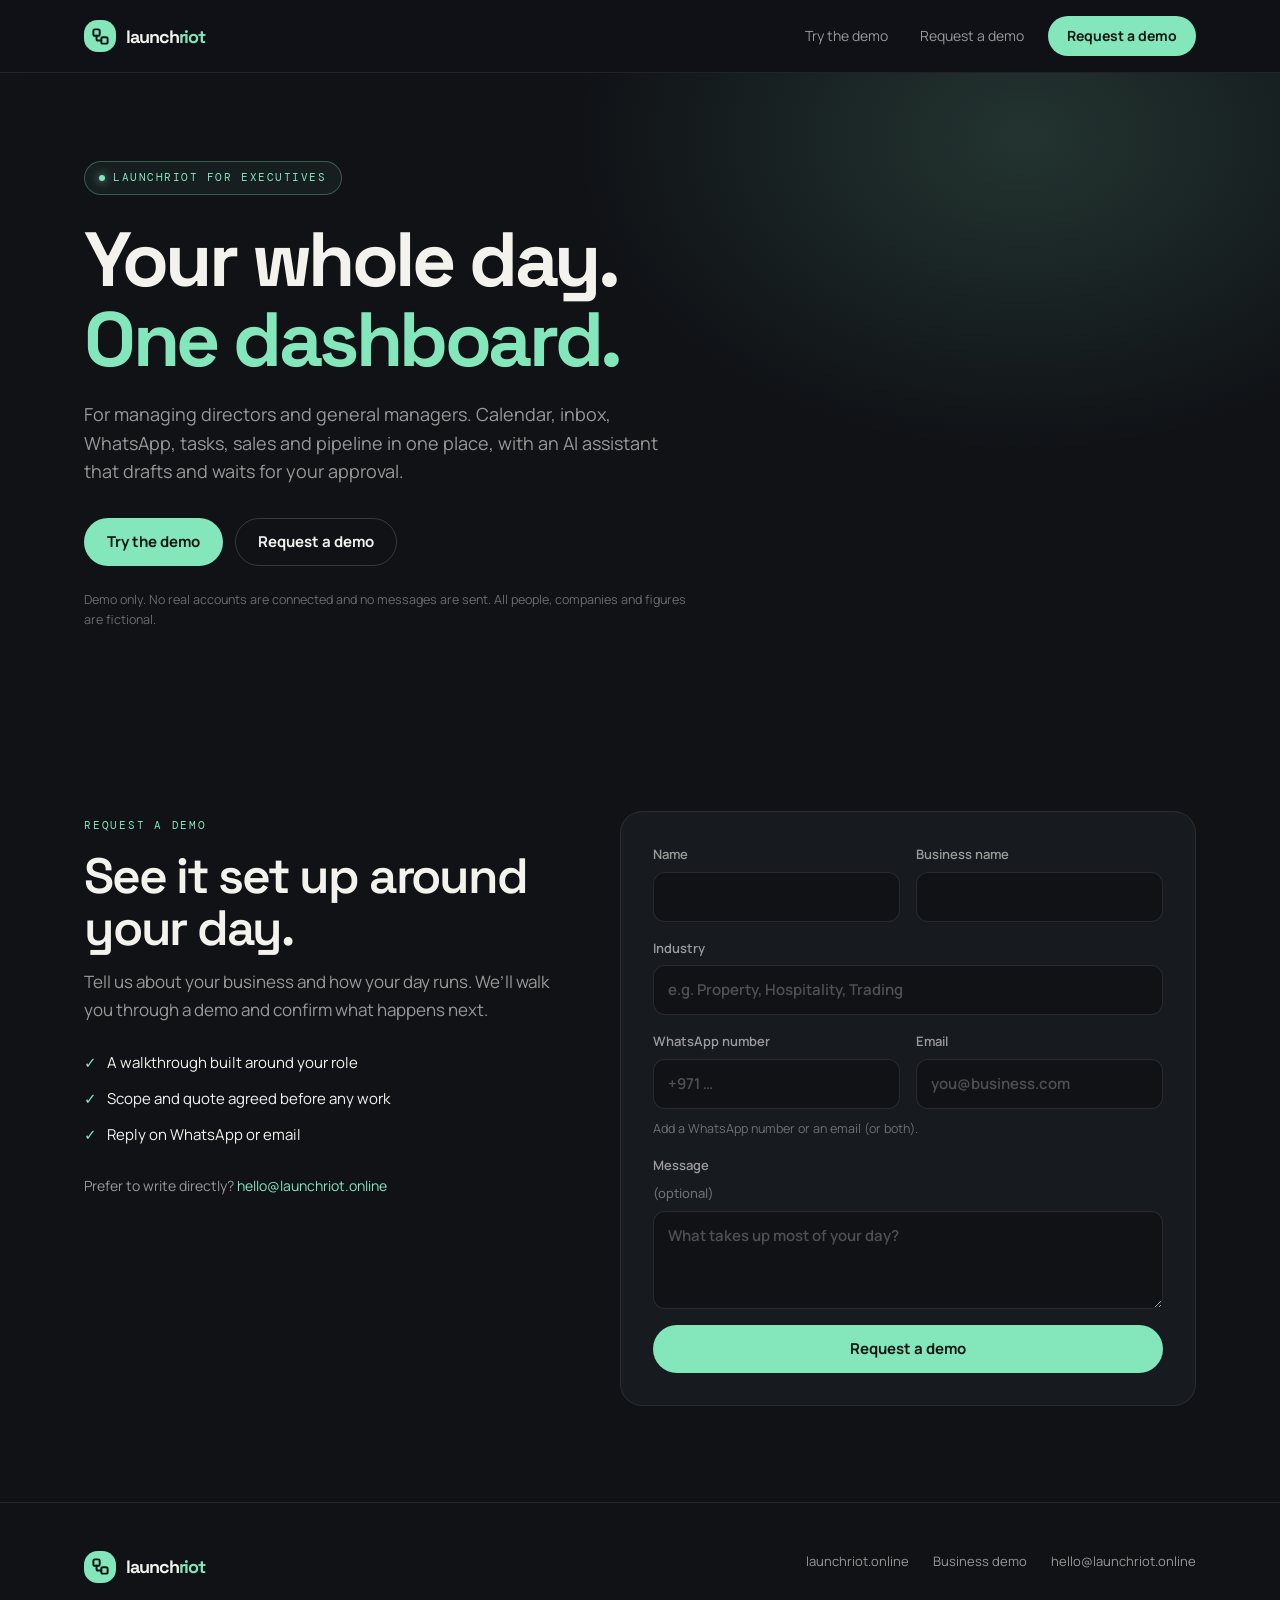
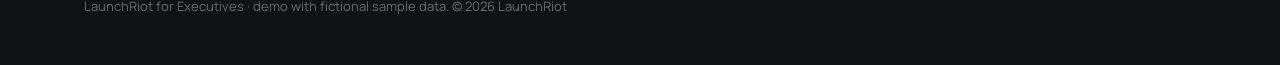
<file: index.html>
<!DOCTYPE html>
<html lang="en">
<head>
<meta charset="UTF-8" />
<meta name="viewport" content="width=device-width, initial-scale=1.0" />
<meta name="theme-color" content="#101216" />
<title>LaunchRiot for Executives | One dashboard for your day</title>
<meta name="description" content="A simple demo for managing directors and general managers: calendar, inbox, WhatsApp, tasks, sales, pipeline and a daily brief in one dashboard. Everything waits for your approval. Sample data only." />
<meta property="og:site_name" content="LaunchRiot" />
<meta property="og:title" content="LaunchRiot for Executives" />
<meta property="og:description" content="Your day, inbox, WhatsApp, sales and pipeline in one dashboard. Approve before anything is sent. Demo with sample data." />
<meta property="og:type" content="website" />
<meta property="og:url" content="https://cliffordlandman-alt.github.io/launchriot-exec-demo/" />
<meta property="og:image" content="https://cliffordlandman-alt.github.io/launchriot-exec-demo/og-image.png" />
<meta property="og:image:width" content="1200" /><meta property="og:image:height" content="630" />
<meta property="og:image:alt" content="LaunchRiot for Executives: one dashboard for your day" />
<meta name="twitter:card" content="summary_large_image" />
<meta name="twitter:title" content="LaunchRiot for Executives" />
<meta name="twitter:description" content="Your day, inbox, WhatsApp, sales and pipeline in one dashboard. Approve before anything is sent." />
<meta name="twitter:image" content="https://cliffordlandman-alt.github.io/launchriot-exec-demo/og-image.png" />
<link rel="icon" type="image/svg+xml" href="favicon.svg" />
<link rel="preconnect" href="https://fonts.googleapis.com">
<link rel="preconnect" href="https://fonts.gstatic.com" crossorigin>
<link href="https://fonts.googleapis.com/css2?family=Manrope:wght@400;500;600;700;800&family=Space+Grotesk:wght@500;600;700&family=DM+Mono:wght@500&display=swap" rel="stylesheet">
<link rel="stylesheet" href="styles.css" />
</head>
<body>
<header class="nav">
  <div class="wrap nav-in">
    <!-- Logo: markup copied verbatim from the LaunchRiot sibling site (main-site-v2) -->
    <a aria-label="LaunchRiot home" href="#top" class="lr-logo"><span class="lr-mark"><svg xmlns="http://www.w3.org/2000/svg" width="19" height="19" viewBox="0 0 24 24" fill="none" stroke="currentColor" stroke-width="2.5" stroke-linecap="round" stroke-linejoin="round" class="lucide lucide-workflow" aria-hidden="true"><rect width="8" height="8" x="3" y="3" rx="2"></rect><path d="M7 11v4a2 2 0 0 0 2 2h4"></path><rect width="8" height="8" x="13" y="13" rx="2"></rect></svg></span><span class="lr-word">launch<span class="lr-accent">riot</span></span></a>
    <nav class="links"><a href="app.html#/app/dashboard">Try the demo</a><a href="#request">Request a demo</a></nav>
    <a class="btn btn-primary btn-sm" href="#request">Request a demo</a>
  </div>
</header>

<main id="top">
  <section class="hero">
    <div class="wrap">
      <span class="pill"><span class="dot"></span>LaunchRiot for Executives</span>
      <h1>Your whole day.<br><span class="accent">One dashboard.</span></h1>
      <p class="sub">For managing directors and general managers. Calendar, inbox, WhatsApp, tasks, sales and pipeline in one place, with an AI assistant that drafts and waits for your approval.</p>
      <div class="cta-row">
        <a class="btn btn-primary" href="app.html#/app/dashboard">Try the demo</a>
        <a class="btn btn-ghost" href="#request">Request a demo</a>
      </div>
      <p class="fine">Demo only. No real accounts are connected and no messages are sent. All people, companies and figures are fictional.</p>
    </div>
  </section>

  <section class="sec" id="request">
    <div class="wrap req-grid">
      <div>
        <span class="mono accent">Request a demo</span>
        <h2>See it set up around your day.</h2>
        <p class="muted-p">Tell us about your business and how your day runs. We’ll walk you through a demo and confirm what happens next.</p>
        <ul class="ticks">
          <li>A walkthrough built around your role</li>
          <li>Scope and quote agreed before any work</li>
          <li>Reply on WhatsApp or email</li>
        </ul>
        <p class="muted-p small">Prefer to write directly? <a href="mailto:hello@launchriot.online">hello@launchriot.online</a></p>
      </div>
      <form id="demo-form" class="form" novalidate>
        <div class="f2">
          <label>Name<input name="fullName" autocomplete="name" required></label>
          <label>Business name<input name="companyName" autocomplete="organization" required></label>
        </div>
        <label>Industry<input name="industry" placeholder="e.g. Property, Hospitality, Trading" required></label>
        <div class="f2">
          <label>WhatsApp number<input name="phone" type="tel" autocomplete="tel" placeholder="+971 …"></label>
          <label>Email<input name="email" type="email" autocomplete="email" placeholder="you@business.com"></label>
        </div>
        <p class="hint">Add a WhatsApp number or an email (or both).</p>
        <label>Message <em>(optional)</em><textarea name="notes" rows="3" placeholder="What takes up most of your day?"></textarea></label>
        <input type="text" name="website_hp" class="hp" tabindex="-1" autocomplete="off" aria-hidden="true">
        <p class="err" id="form-err" role="alert"></p>
        <button class="btn btn-primary btn-full" type="submit" id="submit-btn">Request a demo</button>
        <div class="done" id="form-done" hidden>
          <b id="done-title">Thanks, your demo request is in.</b>
          <p id="done-msg">We’ll review it and get back to you.</p>
          <div class="cta-row" id="done-actions"></div>
        </div>
      </form>
    </div>
  </section>
</main>

<footer class="foot">
  <div class="wrap foot-in">
    <div>
      <a aria-label="LaunchRiot home" href="#top" class="lr-logo"><span class="lr-mark"><svg xmlns="http://www.w3.org/2000/svg" width="19" height="19" viewBox="0 0 24 24" fill="none" stroke="currentColor" stroke-width="2.5" stroke-linecap="round" stroke-linejoin="round" class="lucide lucide-workflow" aria-hidden="true"><rect width="8" height="8" x="3" y="3" rx="2"></rect><path d="M7 11v4a2 2 0 0 0 2 2h4"></path><rect width="8" height="8" x="13" y="13" rx="2"></rect></svg></span><span class="lr-word">launch<span class="lr-accent">riot</span></span></a>
      <p>LaunchRiot for Executives · demo with fictional sample data. © 2026 LaunchRiot</p>
    </div>
    <div class="foot-links">
      <a href="https://launchriot.online" target="_blank" rel="noopener">launchriot.online</a>
      <a href="https://cliffordlandman-alt.github.io/launchriot-demo/" target="_blank" rel="noopener">Business demo</a>
      <a href="mailto:hello@launchriot.online">hello@launchriot.online</a>
    </div>
  </div>
</footer>

<script src="script.js"></script>
</body>
</html>
</file>
<file: styles.css>
/* Base tokens, logo, buttons and form styles reused from LaunchRiot main-site-v2 */
:root{--bg:#101216;--bg2:#15181c;--card:#171a1f;--line:rgba(255,255,255,.08);--mint:#83e7bb;--mint-ink:#101713;--cream:#f3f2ec;--muted:rgba(243,242,236,.6);--dim:rgba(243,242,236,.4);--gold:#f2c879;--r:18px}
*{box-sizing:border-box}html{scroll-behavior:smooth}
body{margin:0;background:var(--bg);color:var(--cream);font-family:Manrope,system-ui,sans-serif;font-size:16px;line-height:1.6;-webkit-font-smoothing:antialiased}
a{color:inherit;text-decoration:none}
h1,h2,h3{font-family:"Space Grotesk",sans-serif;letter-spacing:-.045em;line-height:1.05;margin:0}
.mono{font-family:"DM Mono",monospace;font-size:11px;text-transform:uppercase;letter-spacing:.16em}
.accent{color:var(--mint)}.muted{color:var(--dim)}
.wrap{max-width:1160px;margin:0 auto;padding:0 24px}
.ic{width:16px;height:16px;fill:none;stroke:currentColor;stroke-width:2;stroke-linecap:round;stroke-linejoin:round;flex:none}
.ico{display:inline-flex;align-items:center;justify-content:center;width:36px;height:36px;border-radius:10px;background:rgba(131,231,187,.1);color:var(--mint);flex:none}
.ico .ic{width:18px;height:18px}
.nav{position:sticky;top:0;z-index:20;background:rgba(16,18,22,.82);backdrop-filter:blur(14px);border-bottom:1px solid var(--line)}
.nav-in{display:flex;align-items:center;justify-content:space-between;height:72px;gap:24px}
.links{display:flex;gap:32px;font-size:14px;color:var(--muted);margin-left:auto}.links a:hover{color:var(--cream)}
.pill{display:inline-flex;align-items:center;gap:8px;padding:7px 14px;border:1px solid rgba(131,231,187,.3);border-radius:999px;background:rgba(131,231,187,.06);font-family:"DM Mono",monospace;font-size:11px;letter-spacing:.14em;text-transform:uppercase;color:var(--mint)}
.dot{width:6px;height:6px;border-radius:50%;background:var(--mint);box-shadow:0 0 10px var(--mint)}
.tag{font-family:"DM Mono",monospace;font-weight:500;font-size:10px;letter-spacing:.12em;text-transform:uppercase;color:var(--gold);border:1px solid rgba(242,200,121,.3);padding:3px 8px;border-radius:999px;white-space:nowrap}
.sec{padding:96px 0}.sec h2{font-size:clamp(2rem,4vw,3.1rem);margin-top:14px;font-weight:600}
.muted-p{color:var(--muted);font-size:17px;margin:14px 0 0;max-width:560px}.small{font-size:14px}.muted-p a{color:var(--mint)}
.fine{font-size:12.5px;color:var(--dim);margin-top:24px;max-width:620px}
.foot{border-top:1px solid var(--line);padding:48px 0}
.foot-in{display:flex;justify-content:space-between;gap:24px;flex-wrap:wrap;align-items:flex-start}
.foot p{margin:12px 0 0;font-size:13px;color:var(--dim)}
.foot-links{display:flex;gap:24px;flex-wrap:wrap;font-size:13px;color:var(--muted)}.foot-links a:hover{color:var(--cream)}
/* logo — values copied from live site computed styles */
.lr-logo{display:inline-flex;align-items:center;gap:10px}
.lr-mark{display:flex;width:32px;height:32px;align-items:center;justify-content:center;border-radius:13.6px;background:#83e7bb;color:#101713}
.lr-word{font-family:"Space Grotesk",sans-serif;font-size:18px;font-weight:700;letter-spacing:-.06em;line-height:27px;color:#f3f2ec}
.lr-accent{color:#83e7bb}
.btn{display:inline-flex;align-items:center;justify-content:center;gap:8px;height:48px;padding:0 22px;border-radius:999px;font-weight:700;font-size:15px;border:1px solid transparent;cursor:pointer;font-family:inherit;transition:transform .15s,background .15s,border-color .15s}
.btn:hover{transform:translateY(-1px)}
.btn-primary{background:var(--mint);color:var(--mint-ink)}.btn-primary:hover{background:#9af0c9}
.btn-ghost{background:transparent;border-color:rgba(255,255,255,.16);color:var(--cream)}.btn-ghost:hover{border-color:var(--mint)}
.btn-wa{background:#25D366;color:#08240f}
.btn-sm{height:40px;padding:0 18px;font-size:14px}.btn-full{width:100%}
.cta-row{display:flex;flex-wrap:wrap;gap:12px;margin-top:32px}
.req-grid{display:grid;grid-template-columns:.9fr 1.1fr;gap:64px;align-items:start}
.ticks{list-style:none;padding:0;margin:28px 0;display:grid;gap:12px;font-size:15px}
.ticks li{display:flex;gap:10px;align-items:center}.ticks .ic{color:var(--mint)}
.form{padding:32px;border:1px solid var(--line);border-radius:22px;background:var(--card);display:grid;gap:16px}
.f2{display:grid;grid-template-columns:1fr 1fr;gap:16px}
.form label{display:grid;gap:7px;font-size:13px;font-weight:600;color:var(--muted)}.form label em{font-style:normal;color:var(--dim);font-weight:500}
.form input,.form textarea{width:100%;font:inherit;font-size:15px;color:var(--cream);background:var(--bg);border:1px solid rgba(255,255,255,.1);border-radius:12px;padding:12px 14px;outline:none;transition:border-color .15s}
.form input:focus,.form textarea:focus{border-color:var(--mint)}
.form input::placeholder,.form textarea::placeholder{color:rgba(243,242,236,.28)}
.hint{margin:-6px 0 0;font-size:12.5px;color:var(--dim)}
.err{margin:0;color:#ff9b8a;font-size:13.5px;min-height:0}.err:empty{display:none}
.hp{position:absolute;left:-9999px;width:1px;height:1px;opacity:0}
.done{padding:20px;border-radius:14px;border:1px solid rgba(131,231,187,.35);background:rgba(131,231,187,.06)}
.done p{margin:6px 0 0;color:var(--muted);font-size:14px}.done .cta-row{margin-top:16px}
button[disabled]{opacity:.6;cursor:wait}
.ticks li::before{content:"✓";color:var(--mint);font-weight:800}

/* Exec demo */
.hero{position:relative;overflow:hidden;padding:88px 0 72px}
.hero::before{content:"";position:absolute;inset:0;background:radial-gradient(50% 70% at 80% 10%,rgba(131,231,187,.16),transparent 70%);pointer-events:none}
.hero .wrap{position:relative}
.hero h1{font-size:clamp(2.6rem,6vw,4.8rem);margin-top:24px;font-weight:700}
.sub{color:var(--muted);font-size:18px;max-width:600px;margin:20px 0 0}
.sec-demo{padding:64px 0 32px;background:var(--bg2);border-top:1px solid var(--line);border-bottom:1px solid var(--line)}
.demo-head{display:flex;justify-content:space-between;align-items:flex-start;gap:16px;margin-bottom:24px}
.demo-head h2{font-size:clamp(1.8rem,3.4vw,2.6rem);margin-top:10px;font-weight:600}.demo-head .muted-p{font-size:15px;margin-top:8px}
.card{background:var(--card);border:1px solid var(--line);border-radius:var(--r);padding:20px;min-width:0}
.card-h{display:flex;justify-content:space-between;align-items:center;gap:10px;margin-bottom:12px}
.card h3{font-size:19px;font-weight:600;letter-spacing:-.02em}
.note{font-size:12.5px;color:var(--dim);margin:12px 0 0}.from{font-size:13px;color:var(--muted);margin:-4px 0 12px}
.lnk{background:none;border:0;color:var(--mint);font:700 14px Manrope,sans-serif;cursor:pointer;padding:4px 0}
.connect{margin-bottom:20px}.connect .note{margin:-4px 0 14px}
.conn-grid{display:grid;grid-template-columns:repeat(4,1fr);gap:12px}
.conn{display:flex;align-items:center;gap:12px;text-align:left;padding:14px;border-radius:14px;border:1px solid var(--line);background:var(--bg);color:var(--cream);font:inherit;cursor:pointer;transition:border-color .15s}
.conn:hover{border-color:rgba(131,231,187,.45)}.conn>span:nth-child(2){flex:1;min-width:0}
.conn b{display:block;font-size:14px;line-height:1.3}.conn small{display:block;font-size:12px;color:var(--dim)}
.conn em{font-style:normal;font-size:12px;font-weight:700;color:var(--mint-ink);background:var(--mint);padding:4px 10px;border-radius:999px}
.conn.on{border-color:rgba(131,231,187,.5);background:rgba(131,231,187,.06)}.conn.on small{color:var(--mint)}.conn.on em{background:none;color:var(--mint);padding:0}
.dash{display:grid;grid-template-columns:1fr 1fr;gap:20px}.span2{grid-column:span 2}
.brief ul{margin:0;padding-left:20px;display:grid;gap:6px}.brief li::marker{color:var(--mint)}
.locked{padding:22px;border:1px dashed rgba(255,255,255,.14);border-radius:12px;color:var(--dim);font-size:14px;text-align:center}
.agenda,.tasks,.log{list-style:none;margin:0;padding:0;display:grid;gap:8px}
.agenda li{display:flex;gap:14px;padding:10px 12px;border:1px solid var(--line);border-radius:12px}
.time{font:600 15px "Space Grotesk",sans-serif;color:var(--mint);min-width:48px}.time small{display:block;font-size:11px;color:var(--dim);font-weight:500}
.agenda div{display:flex;flex-direction:column;min-width:0}.agenda b{font-size:14px;line-height:1.35}.agenda span{font-size:12.5px;color:var(--dim)}
.agenda em{font-style:normal;font-size:12.5px;color:var(--gold);margin-top:4px}
.item{padding:12px 0;border-top:1px solid var(--line)}.item:first-of-type{border-top:0;padding-top:0}
.item-h{display:flex;justify-content:space-between;gap:10px;align-items:center}.item-h b{font-size:14px}
.subj{font-size:13px;color:var(--muted)}
.pri{font-size:11px;font-weight:700;padding:2px 9px;border-radius:999px}.p-high{background:rgba(255,155,138,.14);color:#ff9b8a}.p-medium{background:rgba(242,200,121,.12);color:var(--gold)}.p-low{background:rgba(255,255,255,.06);color:var(--dim)}
.ai{font-size:14px;margin:8px 0;color:var(--cream)}.ai span{display:inline-block;font:500 10px "DM Mono",monospace;letter-spacing:.12em;text-transform:uppercase;color:var(--mint);margin-right:8px}
.bubble{font-size:14px;margin:8px 0;padding:9px 12px;border-radius:12px 12px 12px 4px;background:rgba(255,255,255,.05);max-width:92%}
textarea{width:100%;font:inherit;font-size:14px;color:var(--cream);background:var(--bg);border:1px solid rgba(255,255,255,.1);border-radius:10px;padding:10px 12px;resize:vertical;outline:none}textarea:focus{border-color:var(--mint)}
.acts{display:flex;gap:8px;flex-wrap:wrap;margin-top:8px}
.btn-xs{height:34px;padding:0 14px;font-size:13px}
.sent{display:flex;align-items:center;gap:6px;font-size:13px;font-weight:700;color:var(--mint);margin-top:6px}
.tasks li{display:flex;gap:12px;align-items:flex-start;padding:8px 0;border-bottom:1px solid var(--line)}.tasks li:last-child{border:0}
.tasks div{display:flex;flex-direction:column}.tasks b{font-size:14px}.tasks span{font-size:12.5px;color:var(--dim)}.tasks .due{color:var(--gold)}.tasks .late{color:#ff9b8a}
.tasks .td b{text-decoration:line-through;color:var(--dim)}
.chk{width:22px;height:22px;border-radius:7px;border:1.5px solid rgba(255,255,255,.25);background:none;color:var(--mint-ink);cursor:pointer;display:flex;align-items:center;justify-content:center;padding:0;flex:none;margin-top:1px}
.td .chk{background:var(--mint);border-color:var(--mint)}
.kpis{display:grid;grid-template-columns:repeat(3,1fr);gap:10px}.kpis small{display:block;font-size:11.5px;color:var(--dim);line-height:1.3}
.kpis b{display:block;font:700 22px "Space Grotesk",sans-serif;letter-spacing:-.03em;margin-top:4px}.kpis span{font-size:12px;color:var(--mint)}
.bar-track{height:8px;border-radius:5px;background:rgba(255,255,255,.07);margin:14px 0 8px;overflow:hidden}.bar-track i{display:block;height:100%;background:var(--mint);border-radius:5px}
.chart{width:100%;height:auto;margin-top:6px}.chart .b{fill:rgba(243,242,236,.16)}.chart .b-now{fill:#83e7bb}
.chart text{fill:rgba(243,242,236,.45);font:500 10px Manrope,sans-serif}.chart .tline{stroke:var(--gold);stroke-dasharray:4 4;stroke-width:1.5}.chart .tl{fill:var(--gold)}
.pipe{display:grid;grid-template-columns:repeat(5,1fr);gap:10px}
.stage{background:var(--bg);border:1px solid var(--line);border-radius:12px;padding:10px;display:grid;gap:8px;align-content:start}
.stage-h{display:flex;justify-content:space-between;font-size:13px}.stage-h span{color:var(--mint);font-weight:700}
.deal{padding:10px;border-radius:10px;background:rgba(255,255,255,.035);display:grid;gap:2px}.deal b{font-size:13px;line-height:1.3}
.val{font:600 14px "Space Grotesk",sans-serif}.next{font-size:12px;color:var(--gold);line-height:1.35}
.mkt{display:grid;grid-template-columns:repeat(4,1fr);gap:12px}
.mi{padding:14px;border:1px solid var(--line);border-radius:12px;background:var(--bg);display:flex;flex-direction:column;gap:6px}
.mi b{font-size:14px;line-height:1.35}.mi p{margin:0;font-size:13px;color:var(--muted);flex:1}
.mt{font:500 10px "DM Mono",monospace;letter-spacing:.12em;text-transform:uppercase;color:var(--mint)}.srcl{font-size:11.5px;color:var(--dim);word-break:break-all}
.msgs{max-height:340px;overflow-y:auto;display:flex;flex-direction:column;gap:8px;padding:4px 2px}
.msg{max-width:85%;padding:10px 14px;border-radius:14px;font-size:14px}
.msg.bot{background:rgba(255,255,255,.05);border-radius:14px 14px 14px 4px}.msg.me{background:var(--mint);color:var(--mint-ink);margin-left:auto;border-radius:14px 14px 4px 14px;font-weight:600}
.sugg{display:flex;gap:8px;flex-wrap:wrap;margin:12px 0}
.sugg button{font:600 13px Manrope,sans-serif;padding:7px 12px;border-radius:999px;border:1px solid var(--line);background:var(--bg);color:var(--cream);cursor:pointer}.sugg button:hover{border-color:var(--mint)}
.askf{display:flex;gap:8px}.askf input{flex:1;min-width:0;font:inherit;font-size:15px;color:var(--cream);background:var(--bg);border:1px solid rgba(255,255,255,.1);border-radius:999px;padding:0 16px;height:44px;outline:none}.askf input:focus{border-color:var(--mint)}.askf .btn{height:44px}
.log li{display:flex;gap:8px;align-items:flex-start;font-size:13.5px;color:var(--muted)}.log .ic{color:var(--mint);margin-top:3px}
#toast{position:fixed;left:50%;bottom:24px;transform:translate(-50%,20px);background:var(--cream);color:var(--bg);font-weight:700;font-size:14px;padding:11px 18px;border-radius:12px;opacity:0;pointer-events:none;transition:.25s;z-index:50;max-width:calc(100% - 32px);text-align:center}
#toast.on{opacity:1;transform:translate(-50%,0)}
@media (max-width:980px){.conn-grid{grid-template-columns:1fr 1fr}.req-grid{grid-template-columns:1fr;gap:40px}.links{display:none}.pipe{grid-template-columns:repeat(5,minmax(170px,1fr));overflow-x:auto;padding-bottom:6px}.mkt{grid-template-columns:1fr 1fr}}
@media (max-width:760px){
  .wrap{padding:0 16px}.nav-in{height:64px}.nav .btn-sm{height:38px;padding:0 14px;font-size:13px}
  .hero{padding:56px 0 48px}.sec{padding:64px 0}.sec-demo{padding:44px 0 24px}
  .dash,.conn-grid,.mkt,.f2{grid-template-columns:1fr}.span2{grid-column:auto}.dash{gap:14px}
  .card{padding:16px}.kpis b{font-size:18px}.form{padding:22px}
}

/* Full-screen demo view */
body.app .hero,body.app #request,body.app .foot{display:none}
body.app .sec-demo{min-height:100vh;border-top:0}
.back-site{text-decoration:none}
</file>
